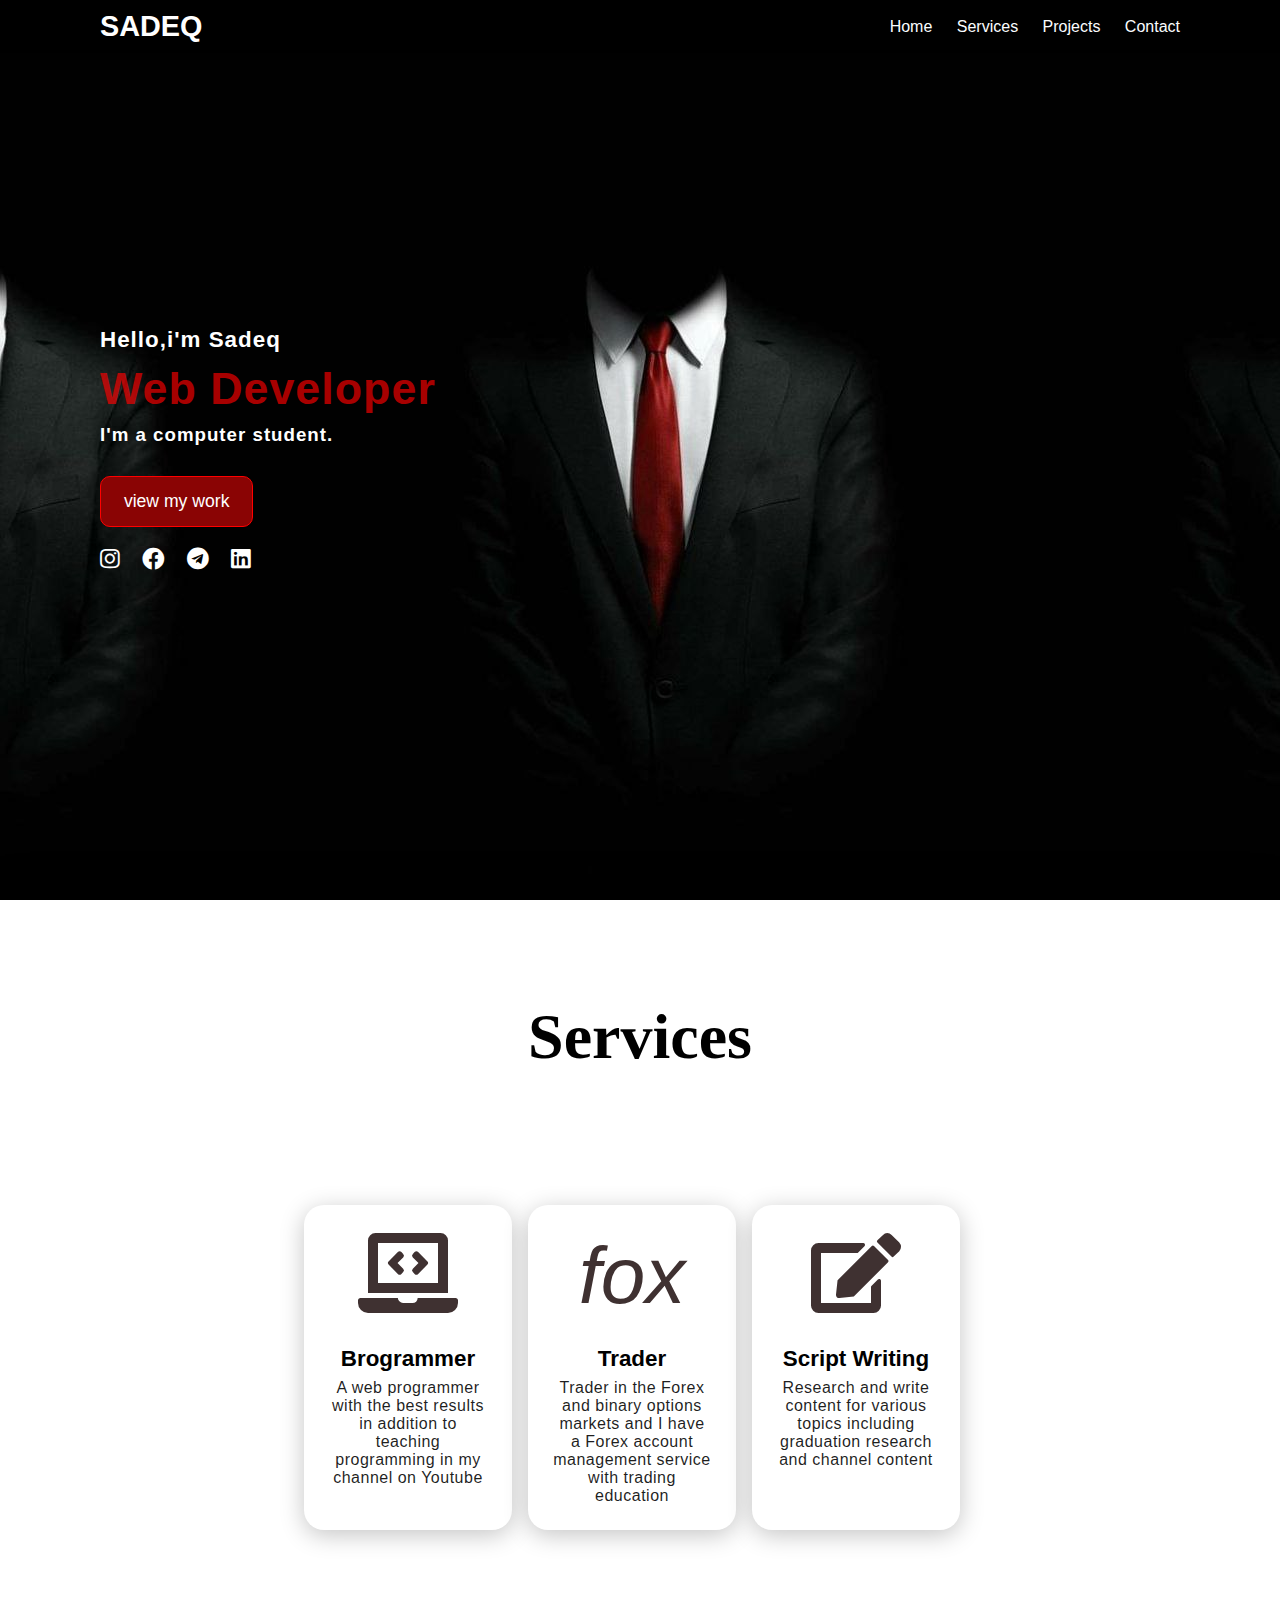
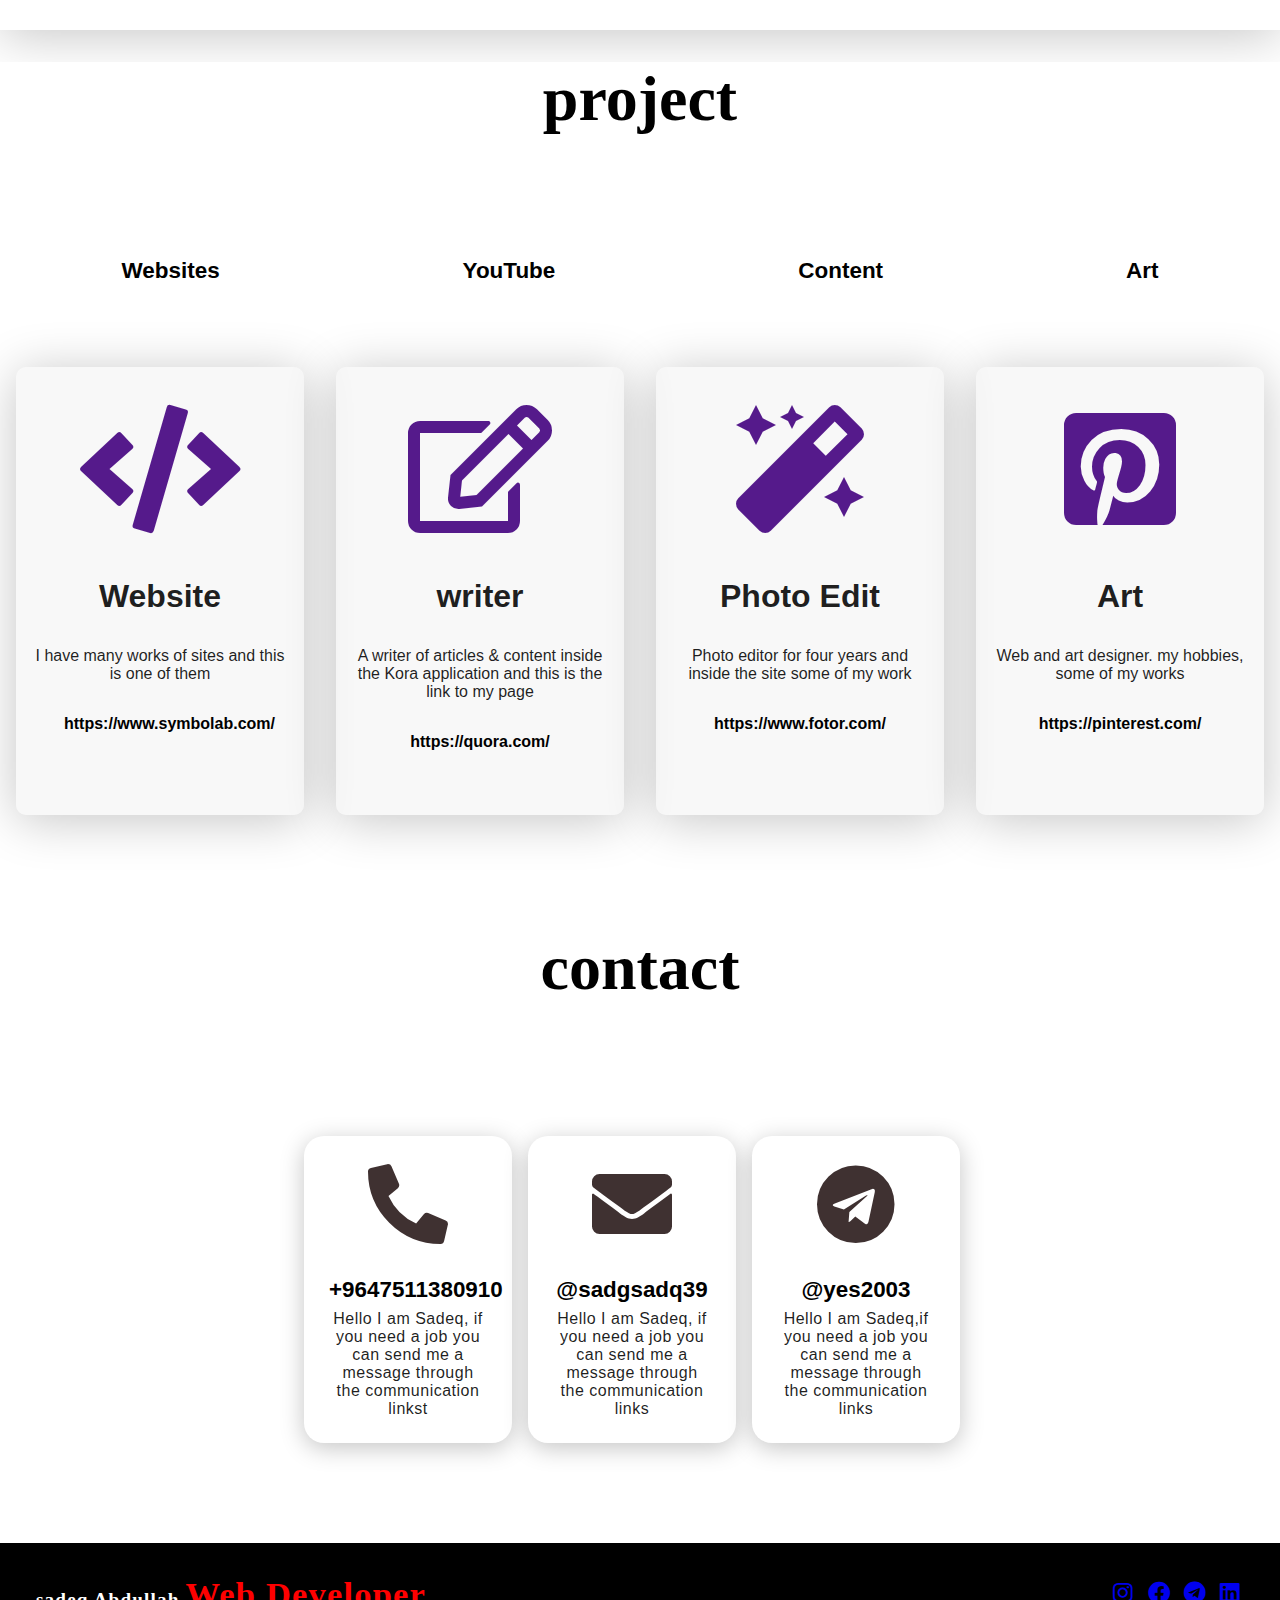
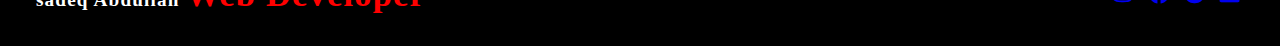
<file: index.html>
<!DOCTYPE html>
<html lang="en">
<head>
    <meta charset="UTF-8">
    <meta http-equiv="X-UA-Compatible" content="IE=edge">
    <meta name="viewport" content="width=device-width, initial-scale=1.0">
    <title>sadeq abdullah</title>
    <link rel="stylesheet" href="css.css">
    <link rel="icon" href="personel-img.jpg">
    <link rel="stylesheet" href="https://cdnjs.cloudflare.com/ajax/libs/font-awesome/5.13.0/css/all.min.css">
</head>
<body>
    <header>
        <a href="#" class="logo">sadeq</a>
        <nav class="novigayion">
            <a href="#home">Home</a>
            <a href="#services">Services</a>
            <a href="#projects">Projects</a>
            <a href="#contact">Contact</a>
        </nav>
    </header>
    

    <section class="main" id="home">
        <div >
            <h2>Hello,i'm Sadeq  <br><span>Web Developer</span></h2>
            <h3>I'm a computer student. </h3>
            <a href="#projects" class="main-btn" id="#projects">view  my  work</a>
            <div class="social-icon">
            <a href="https://instagram.com/y.es2003?igshid=ZDdkNTZiNTM=" class="ins-icon" target="blank"><i class="fab fa-instagram"></i></a>
            <a href="https://www.facebook.com/Sadeqpp?mibextid=ZbWKwL" class="face-icon"target="blank"><i class=" fab fa-facebook"></i></a>
            <a href="https://t.me/Bestcourseseve_bot" class="tel-icon"target="blank"><i class="fab fa-telegram"></i></a>
            <a href="https://www.linkedin.com/public-profile/settings" class="tw-icon"target="blank"><i class="fab fa-linkedin"></i></a>
        </div>
        </div>
        
    </section>
    <section class="cards" id="services">
        <h2 class="title">Services</h2>
        <div class="contend">
            <div class="card">
                <div class="icon">
                    <i class="fas fa-laptop-code"></i></i>
                </div>
                <div class="info">
                    <h3>Brogrammer</h3>
                    <p>A web programmer with the best results in addition to teaching programming in my channel on Youtube</p>
                </div>
            </div>
            <div class="card">
                <div class="icon">
                    <i >fox
                    </i>
                </div>
                <div class="info">
                    <h3>Trader</h3>
                    <p>Trader in the Forex and binary options markets and I have a Forex account management service with trading education</p>
                </div>
            </div>
            <div class="card">
                <div class="icon">
                    <i class="fa fa-edit"></i>
                </div>
                <div class="info">
                    <h3>Script Writing</h3>
                    <p>Research and write content for various topics including graduation research and channel content</p>
                </div>
            </div>
        </div>
    </section>
    <section class="project" id="projects">
        <h2 class="title">project</h2>
                <div class="h-project">
                <h3 id="#Websites">Websites</h3>
                <h3 id="#YouTube">YouTube</h3>
                <h3 id="#Content">Content</h3>
                <h3 id="#Art">Art</h3>  
                </div>
        <div class="contend">
            <div class="project-card" id="Websites">
                <div class="project-icon">
                    <a href=""><i class="fas fa-code"></i></a>
                </div>
                <div class="h4-pro">
                    <h4>Website</h4>
                </div>
                <div class="main-pro">
                    <p>I have many works of sites and this is one of them</p>
                    <a href="https://www.symbolab.com/" target="_blank">https://www.symbolab.com/</a>
                </div>
            </div>
            <div class="project-card" id="Websites">
                <div class="project-icon">
                    <a href=""><i class="far fa-edit"></i></a>
                </div>
                <div class="h4-pro">
                    <h4>writer</h4>
                </div>
                <div class="main-pro">
                    <p>A writer of articles & content inside the Kora application and this is the link to my page</p>
                    <a  href="https://ar.quora.com/profile/Sadeq-Abdullah?ch=10&oid=1856317759&share=fa3d29e3&srid=h7tWW8&target_type=user"  target="_blank">https://quora.com/</a>
                </div>
            </div>
            <div class="project-card" id="Websites">
                <div class="project-icon">
                    <a href=""><i class="fas fa-magic"></i></a>
                </div>
                <div class="h4-pro">
                    <h4>Photo Edit</h4>
                </div>
                <div class="main-pro">
                    <p>Photo editor for four years and inside the site some of my work</p>
                    <a href="https://www.photoshop.com/tools" target="_blank">https://www.fotor.com/</a>
                </div>
            </div>
            <div class="project-card" id="Websites">
                <div class="project-icon">
                    <a href=""><i class="fab fa-pinterest-square"></i></a>
                </div>
                <div class="h4-pro">
                    <h4>Art</h4>
                </div>
                <div class="main-pro">
                    <p>Web and art designer. my hobbies, some of my works  </p>
                    <a href="https://pin.it/67FMGUH" target="_blank">https://pinterest.com/</a>
                </div>
            </div>
        </div>
    </section>
    <section id="contact" class="card-contect">
        <h2 class="title">contact</h2>
        <div class="contend">
            <div class="card">
                <div class="icon">
                    <i class="fas fa-phone-alt"></i>
                </div>
                <div class="info">
                    <h3>+9647511380910</h3>
                    <p>Hello I am Sadeq, if you need a job you can send me a message through the communication linkst</p>
                </div></div>
            <div class="card">
                <div class="icon">
                    <i class="fas fa-envelope"></i>
                </div>
                <div class="info">
                    <h3>@sadgsadq39</h3>
                    <p>Hello I am Sadeq, if you need a job you can send me a message through the communication links</p>
                </div>
            </div>
            <div class="card">
                <div class="icon">
                    <i class="fab fa-telegram"></i>
                </div>
                <div class="info">
                    <h3>@yes2003</h3>
                    <p>Hello I am Sadeq,if you need a job you can send me a message through the communication links</p>
                </div>
            </div>
            </div>
    </section>
    <footer>
        <div class="div-footer">
            
            <p >sadeq Abdullah <span>Web Developer</span></p>
            
            <div class="social-icon-footer">
            <a href="https://instagram.com/y.es2003?igshid=ZDdkNTZiNTM=" class="ins-icon" target="blank"><i class="fab fa-instagram"></i></a>
            <a href="https://www.facebook.com/Sadeqpp?mibextid=ZbWKwL" class="face-icon"target="blank"><i class=" fab fa-facebook"></i></a>
            <a href="https://t.me/Bestcourseseve_bot" class="tel-icon"target="blank"><i class="fab fa-telegram"></i></a>
            <a href="https://www.linkedin.com/public-profile/settings" class="tw-icon"target="blank"><i class="fab fa-linkedin"></i></a>
            </div>
        </div>
    </footer>
</body>
</html
</file>
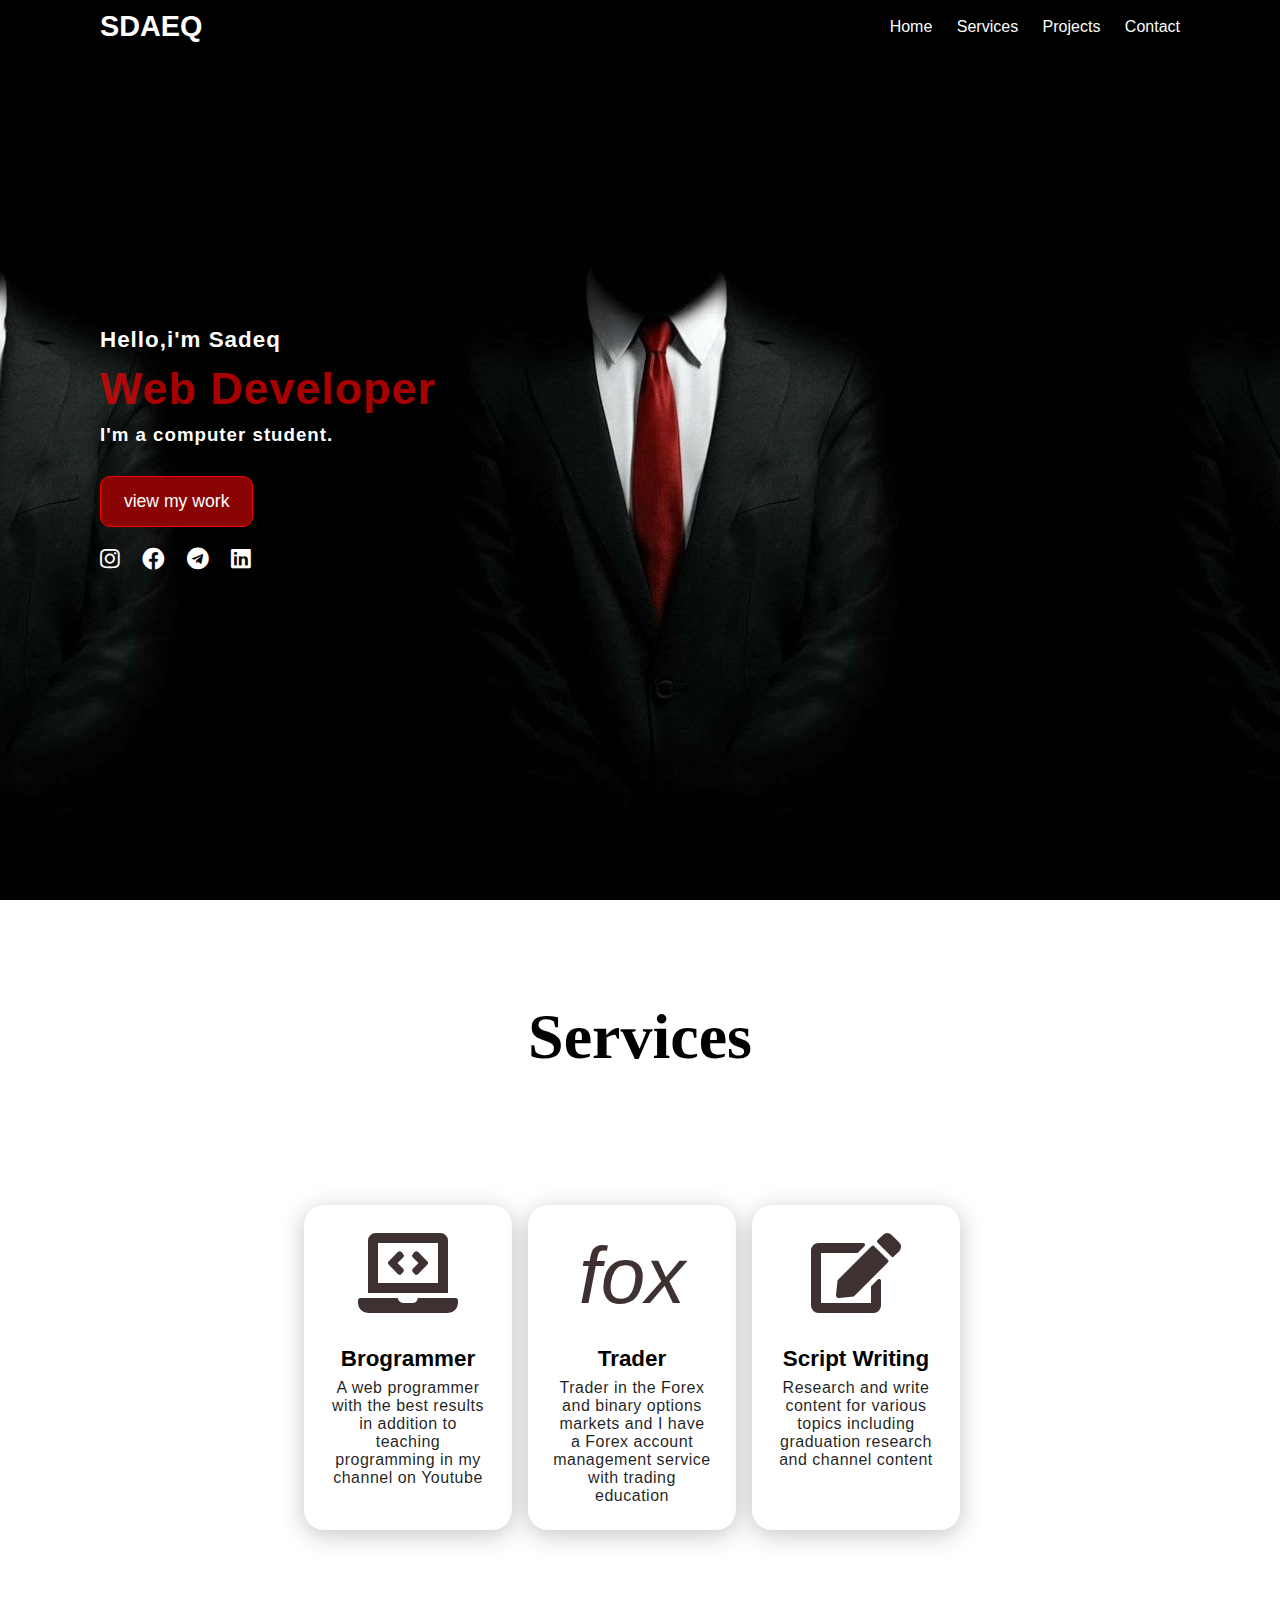
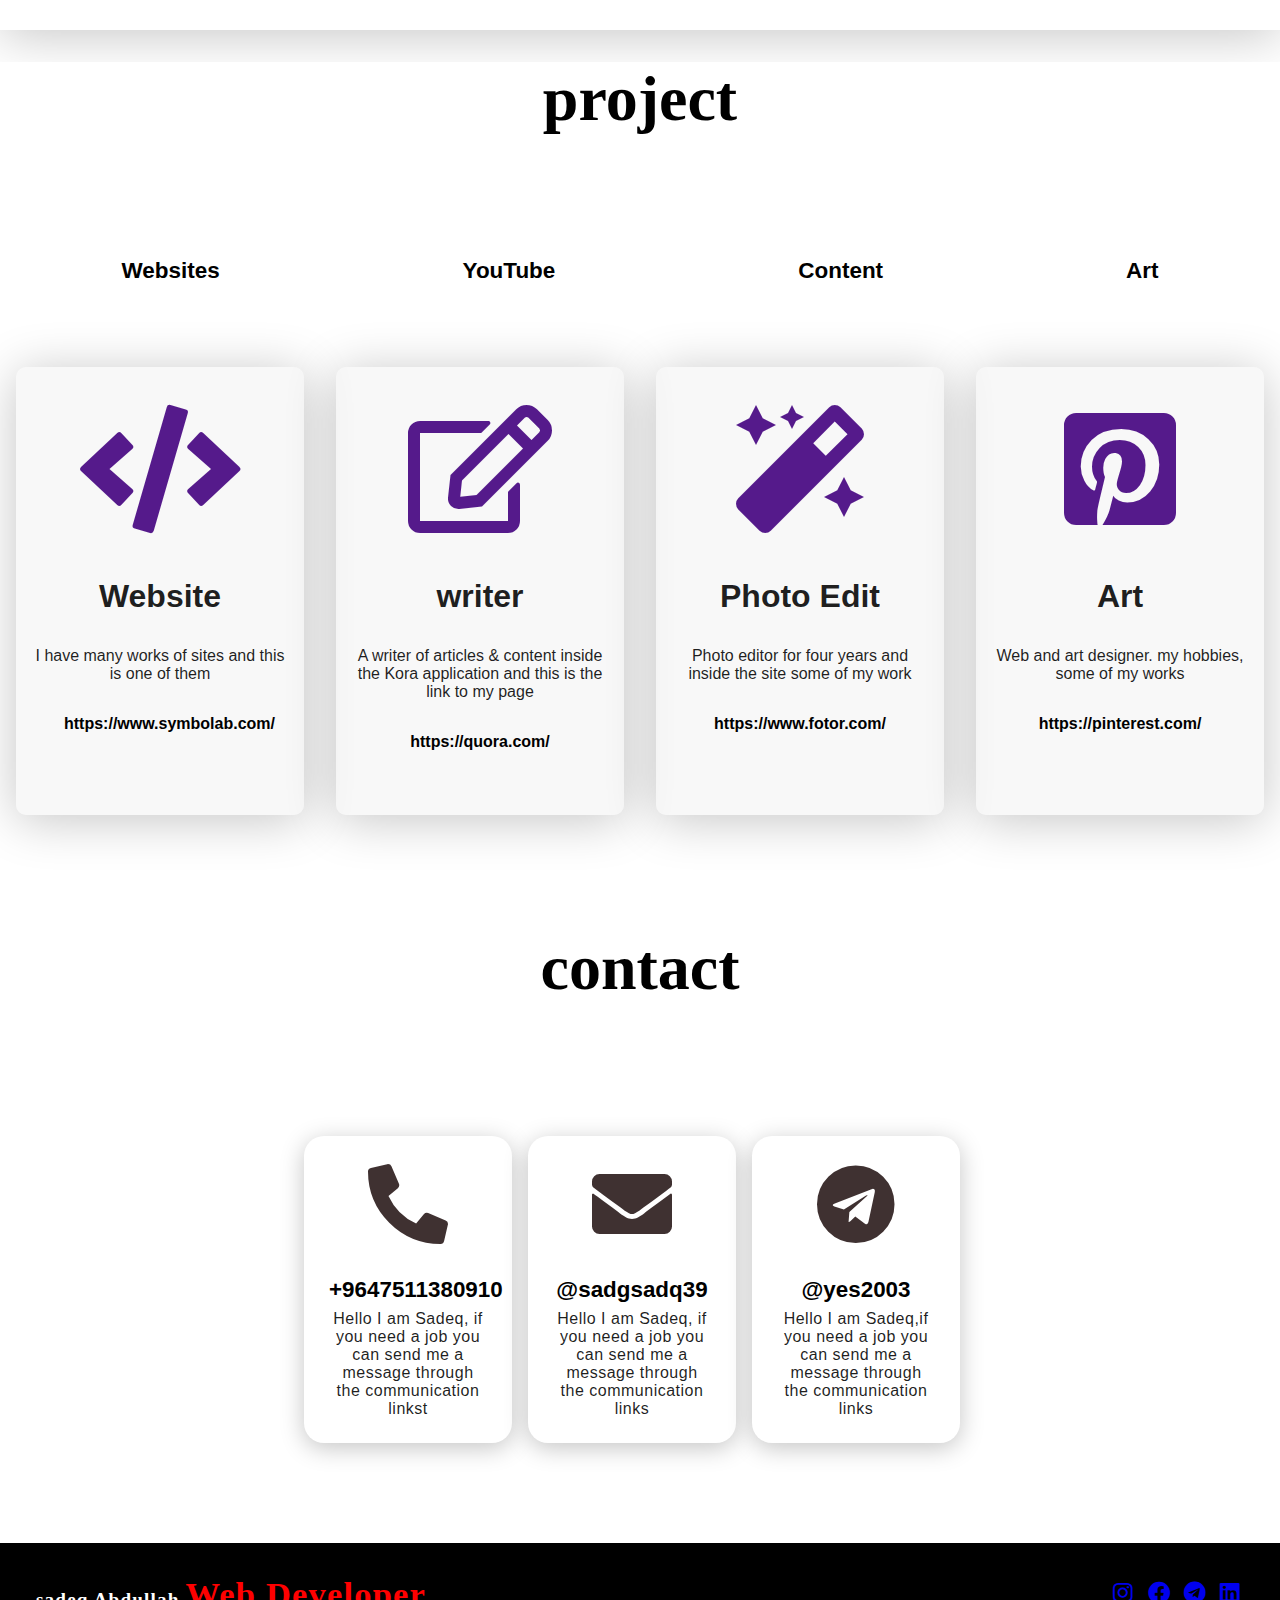
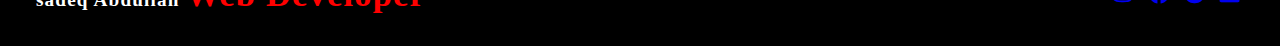
<file: html.html>
<!DOCTYPE html>
<html lang="en">
<head>
    <meta charset="UTF-8">
    <meta http-equiv="X-UA-Compatible" content="IE=edge">
    <meta name="viewport" content="width=device-width, initial-scale=1.0">
    <title>sadeq abdullah</title>
    <link rel="stylesheet" href="css.css">
    <link rel="icon" href="personel-img.jpg">
    <link rel="stylesheet" href="https://cdnjs.cloudflare.com/ajax/libs/font-awesome/5.13.0/css/all.min.css">
</head>
<body>
    <header>
        <a href="#" class="logo">sdaeq</a>
        <nav class="novigayion">
            <a href="#home">Home</a>
            <a href="#services">Services</a>
            <a href="#projects">Projects</a>
            <a href="#contact">Contact</a>
        </nav>
    </header>
    

    <section class="main" id="home">
        <div >
            <h2>Hello,i'm Sadeq  <br><span>Web Developer</span></h2>
            <h3>I'm a computer student. </h3>
            <a href="#projects" class="main-btn" id="#projects">view  my  work</a>
            <div class="social-icon">
            <a href="https://instagram.com/y.es2003?igshid=ZDdkNTZiNTM=" class="ins-icon" target="blank"><i class="fab fa-instagram"></i></a>
            <a href="https://www.facebook.com/Sadeqpp?mibextid=ZbWKwL" class="face-icon"target="blank"><i class=" fab fa-facebook"></i></a>
            <a href="https://t.me/Bestcourseseve_bot" class="tel-icon"target="blank"><i class="fab fa-telegram"></i></a>
            <a href="https://www.linkedin.com/public-profile/settings" class="tw-icon"target="blank"><i class="fab fa-linkedin"></i></a>
        </div>
        </div>
        
    </section>
    <section class="cards" id="services">
        <h2 class="title">Services</h2>
        <div class="contend">
            <div class="card">
                <div class="icon">
                    <i class="fas fa-laptop-code"></i></i>
                </div>
                <div class="info">
                    <h3>Brogrammer</h3>
                    <p>A web programmer with the best results in addition to teaching programming in my channel on Youtube</p>
                </div>
            </div>
            <div class="card">
                <div class="icon">
                    <i >fox
                    </i>
                </div>
                <div class="info">
                    <h3>Trader</h3>
                    <p>Trader in the Forex and binary options markets and I have a Forex account management service with trading education</p>
                </div>
            </div>
            <div class="card">
                <div class="icon">
                    <i class="fa fa-edit"></i>
                </div>
                <div class="info">
                    <h3>Script Writing</h3>
                    <p>Research and write content for various topics including graduation research and channel content</p>
                </div>
            </div>
        </div>
    </section>
    <section class="project" id="projects">
        <h2 class="title">project</h2>
                <div class="h-project">
                <h3 id="#Websites">Websites</h3>
                <h3 id="#YouTube">YouTube</h3>
                <h3 id="#Content">Content</h3>
                <h3 id="#Art">Art</h3>  
                </div>
        <div class="contend">
            <div class="project-card" id="Websites">
                <div class="project-icon">
                    <a href=""><i class="fas fa-code"></i></a>
                </div>
                <div class="h4-pro">
                    <h4>Website</h4>
                </div>
                <div class="main-pro">
                    <p>I have many works of sites and this is one of them</p>
                    <a href="https://www.symbolab.com/" target="_blank">https://www.symbolab.com/</a>
                </div>
            </div>
            <div class="project-card" id="Websites">
                <div class="project-icon">
                    <a href=""><i class="far fa-edit"></i></a>
                </div>
                <div class="h4-pro">
                    <h4>writer</h4>
                </div>
                <div class="main-pro">
                    <p>A writer of articles & content inside the Kora application and this is the link to my page</p>
                    <a  href="https://ar.quora.com/profile/Sadeq-Abdullah?ch=10&oid=1856317759&share=fa3d29e3&srid=h7tWW8&target_type=user"  target="_blank">https://quora.com/</a>
                </div>
            </div>
            <div class="project-card" id="Websites">
                <div class="project-icon">
                    <a href=""><i class="fas fa-magic"></i></a>
                </div>
                <div class="h4-pro">
                    <h4>Photo Edit</h4>
                </div>
                <div class="main-pro">
                    <p>Photo editor for four years and inside the site some of my work</p>
                    <a href="https://www.photoshop.com/tools" target="_blank">https://www.fotor.com/</a>
                </div>
            </div>
            <div class="project-card" id="Websites">
                <div class="project-icon">
                    <a href=""><i class="fab fa-pinterest-square"></i></a>
                </div>
                <div class="h4-pro">
                    <h4>Art</h4>
                </div>
                <div class="main-pro">
                    <p>Web and art designer. my hobbies, some of my works  </p>
                    <a href="https://pin.it/67FMGUH" target="_blank">https://pinterest.com/</a>
                </div>
            </div>
        </div>
    </section>
    <section id="contact" class="card-contect">
        <h2 class="title">contact</h2>
        <div class="contend">
            <div class="card">
                <div class="icon">
                    <i class="fas fa-phone-alt"></i>
                </div>
                <div class="info">
                    <h3>+9647511380910</h3>
                    <p>Hello I am Sadeq, if you need a job you can send me a message through the communication linkst</p>
                </div></div>
            <div class="card">
                <div class="icon">
                    <i class="fas fa-envelope"></i>
                </div>
                <div class="info">
                    <h3>@sadgsadq39</h3>
                    <p>Hello I am Sadeq, if you need a job you can send me a message through the communication links</p>
                </div>
            </div>
            <div class="card">
                <div class="icon">
                    <i class="fab fa-telegram"></i>
                </div>
                <div class="info">
                    <h3>@yes2003</h3>
                    <p>Hello I am Sadeq,if you need a job you can send me a message through the communication links</p>
                </div>
            </div>
            </div>
    </section>
    <footer>
        <div class="div-footer">
            
            <p >sadeq Abdullah <span>Web Developer</span></p>
            
            <div class="social-icon-footer">
            <a href="https://instagram.com/y.es2003?igshid=ZDdkNTZiNTM=" class="ins-icon" target="blank"><i class="fab fa-instagram"></i></a>
            <a href="https://www.facebook.com/Sadeqpp?mibextid=ZbWKwL" class="face-icon"target="blank"><i class=" fab fa-facebook"></i></a>
            <a href="https://t.me/Bestcourseseve_bot" class="tel-icon"target="blank"><i class="fab fa-telegram"></i></a>
            <a href="https://www.linkedin.com/public-profile/settings" class="tw-icon"target="blank"><i class="fab fa-linkedin"></i></a>
            </div>
        </div>
    </footer>
</body>
</html
</file>
<file: css.css>
*{
    margin: 0%;
    padding: 0%;
    font-family: 'poppins',sans-serif;
    box-sizing: border-box;
    scroll-behavior: smooth;
}

header{
    background-color: #000000; 
    color:#000000;
    width: 100%;
    display: flex;
    justify-content: space-between;
    align-items: center;
    padding: 10px 100px;
position: fixed;
}
.logo{
    text-decoration: none;
    color: #ffffff;
    text-transform: uppercase;
    font-weight: 700;
    font-size: 1.8em;
    transition: .5s;
}
.logo:hover{
    color:rgba(255, 0, 0, 0.678);
}
.novigayion a{
    color: rgb(251, 253, 255);
    text-decoration: none;
    font-weight: 500;
    padding-left: 20px;
}
.novigayion a:hover{
    color: rgb(165, 42, 42);
}
.ins-icon:hover{
    font-size: 1.2em;
}
.face-icon:hover{
    font-size: 1.2em;
}
.tel-icon:hover{
    font-size: 1.2em;
}
.tw-icon:hover{
    font-size: 1.2em;
}
section {
    padding: 100px ;
}

section.cards{
    box-shadow: 0px 5px 50px rgba(1, 1, 1, 0.233);

}
.main{
    color: #ffffff;
    width: 100%;
    min-height: 100vh;
    display: flex;
    align-items: center;
    background-position: center;
    background-image: url(personel-img.jpg);
    background-attachment: fixed;
}
.main h2 {
    font-weight:600 ;
    color: rgb(255, 255, 255);
    letter-spacing: 1px;
    font-size: 1.4em;
}
.main h2 span{
    display: inline-block;
    font-weight: 900;
    font-size: 2em;
    color: rgba(255, 0, 0, 0.678);
    margin-top: 10px;
    margin-bottom: 10px;
}
.main h3{
    font-weight: 700;
    letter-spacing: 1px;
    margin-bottom: 30px;
}
.main-btn{
    font-size: 1.1em;
    display: inline-block;
    background-color: rgb(138, 4, 4);
    color: #ffffff;
    padding: .8em 1.3em;
    margin-bottom: 20px;
    text-decoration: none;
    border: 1px solid red;
    border-radius: 10px;
    transition:.8s;

}
.main-btn:hover{
    background-color: rgba(255, 0, 0, 0);
    transform:scale(1.1);
}
.social-icon a{ 
    padding-right: 18px;
    font-size: 1.4em;
    color: #ffffff;
}
.title{
    display: flex;
    justify-content: center;
    font-size: 4em;
    font-weight: 900;
    color: rgb(0, 0, 0);
    margin-bottom: 1.9em;
    transition: .8s;
    font-family:Georgia, 'Times New Roman', Times, serif;
}
.title:hover{
    color:rgba(255, 0, 0, 0.76);
    transform: scale(1.09);
}
.contend{
    display: flex;
    flex-direction: row;
    justify-content: center;
    background-color: rgb(255, 255, 255);
    color: #000000e0;
    flex-wrap: wrap;
    
}
.card{
    padding: 25px;
    width: 13em;
    background-color: #ffffff;
    box-shadow: 0px 5px 25px rgba(1, 1, 1, 0.233);
    transition: .8s;
    border-radius: 20px;
    text-align: center;
    margin-top: .6em;
    margin-right: 1em;
}
.card:hover{
   transform: scale(1.1); 
   overflow: hidden;
}

.icon{
    font-size: 5em;
    justify-content: center;
    margin-bottom: .3em;
    color: rgb(63, 49, 49);
}
.info h3{
    font-size: 1.4em;
    color: #000000;
    margin-bottom: .3em;
}
.info p{
    letter-spacing: .5px;
}
.h-project{
    display: flex;
    justify-content: center;
    justify-content: space-around;
    font-size: 1.2em;
    font-weight: 700;
    transition: 2s;
    margin-top: 6em;
    margin-bottom: 3.5em;
}
.h-project h3:hover{
    color:rgba(238, 0, 0, 0.979);
    font-size: 1.1em;
}
.project{
    background-color: rgb(255, 255, 255); 
    padding: 0%;

}

section.project-card{
    width: 18em;
    min-height: 14em;
    box-shadow: 0px 5px 50px rgba(1, 1, 1, 0.233);
    overflow: hidden;
    margin: 1em 1em;
    border-radius: 10px;
    text-align: center;
    padding: 2em 1em;
    background-color: rgba(226, 255, 232, 0.274);
}
.project-icon{
    font-size: 8em;
}

.h4-pro{
    font-size:2em;
    font-weight: 800;
    margin-bottom: 1em;
    margin-top: 1em;
    transition: .8s;
}
.h4-pro:hover{
    color:rgba(255, 0, 0, 0.678);
    font-size:2.3em;
    margin-top: .9em;
}
.main-pro a{
    text-decoration: none;
    display: inline-block;
    color: rgb(0, 0, 0);
    margin: 2em;
    transition: .9s;
    font-weight: 700;
}
.main-pro a:hover{
    color: rgba(253, 0, 0, 0.959);
}
.project{
    margin-top: 2em;
}
.project.contend{
    display: flex;
    text-align: center;
    width: 1em;
}
.project-card{
    width: 18em;
    min-height: 14em;
    box-shadow: 0px 5px 50px rgba(1, 1, 1, 0.233);
    overflow: hidden;
    margin: 1em 1em;
    border-radius: 10px;
    text-align: center;
    padding: 2em 1em;
    background-color: rgba(231, 228, 228, 0.274);
    transition: .8s;
}
.project-card:hover{
    transform: scale(1.1); 
}
.card-contect{
    background-color: #ffffff;
    color: #ffffff;
}

footer .div-footer{
    color: #ffffff;
    display: flex;
    justify-content: space-between;
    padding:2em 2.25em 2em 2.25em;
    background-color: rgb(0, 0, 0);
    align-items: center;
}
.social-icon-footer{
    font-size: 1.4em;
    letter-spacing: 4px;
}
footer p{
    font-size: 1.2em;
    font-weight: 600;
    font-family: Georgia, 'Times New Roman', Times, serif;
    transition: .8a;
    letter-spacing: .06em;
}

footer p span{
    font-size: 1.8em;
    font-weight: 900;
    font-family: Georgia, 'Times New Roman', Times, serif;
    color: red;
    transition: .8s;
}
footer p span:hover{
    color: rgba(253, 0, 0, 0.959);
    letter-spacing: .1em;
}

@media (max-width:500px) {
header{
    padding: 10px 15px;
}
.novigayion a{
    padding-left: 5px;
}
footer{
    padding:.8em 1em .8em 1em;
}
footer p span{
    font-size: 1em;
}
footer p{
    font-size: .6em;
    letter-spacing:0%;
}
.social-icon-footer{
    font-size: .5em;
    letter-spacing: 0px;
}
}
@media (max-width:800px) {
header{
    padding: 13px 19px;
}
.novigayion a{
    padding-left: 7px;
}
footer{
    padding:1em 1em;
}
footer p span{
    font-size: 1.4em;
}
footer p{
    font-size: .8em;
    letter-spacing:0px;
}
.social-icon-footer{
    font-size: .8em;
    letter-spacing: 0px;
}
}
</file>
